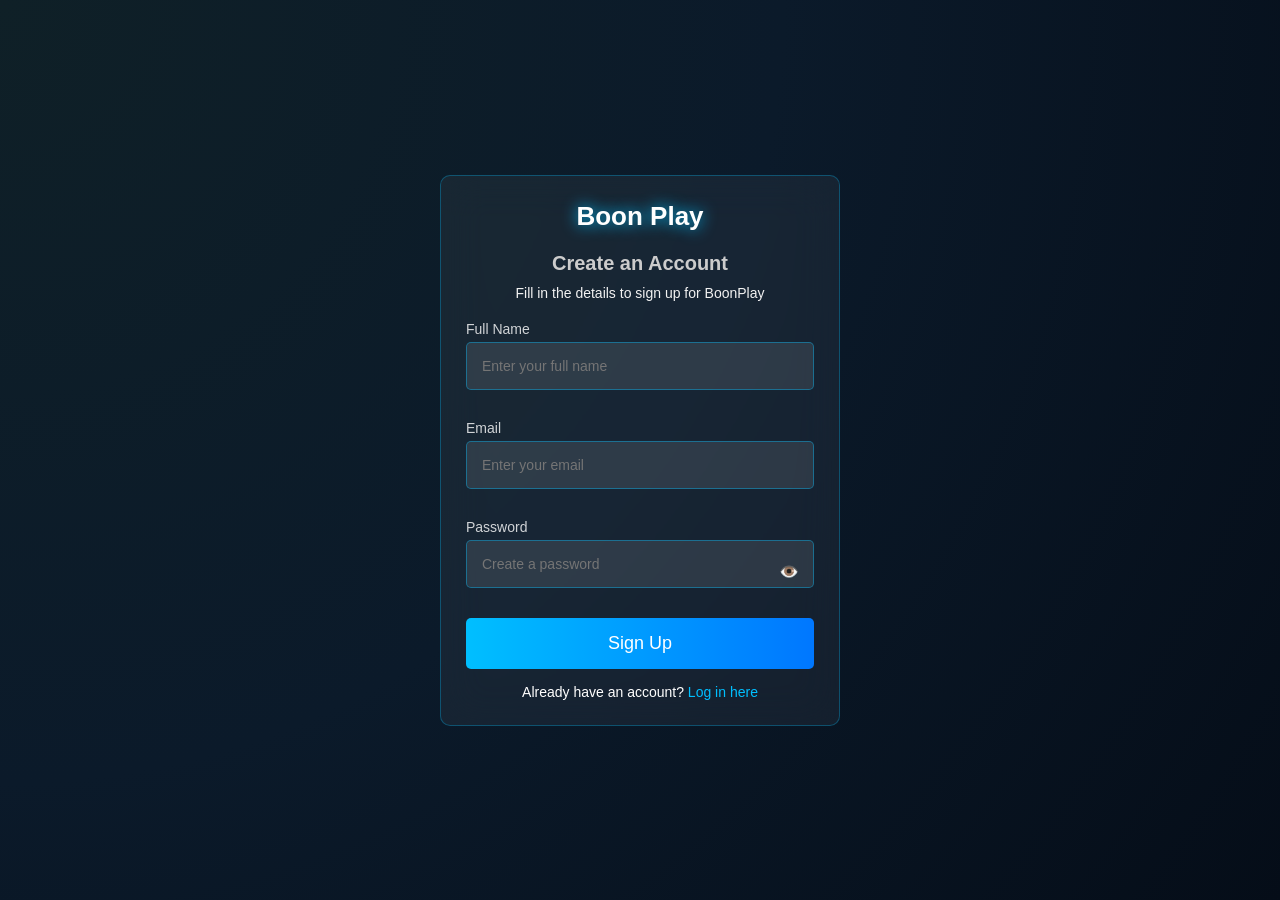
<file: index.html>
<!DOCTYPE html>
<html lang="en">
<head>
    <meta charset="UTF-8">
    <meta name="viewport" content="width=device-width, initial-scale=1.0">
    <title>Boonplay Sign Up</title>
            <link rel="stylesheet" href="style.css">
</head>
<body>
    <div class="signup-container">
        <!-- Company Name -->
        <div class="company-name">
            <span>Boon</span> <span>Play</span>
        </div>

        <h1>Create an Account</h1>
        <p>Fill in the details to sign up for BoonPlay</p>

        <!-- Sign-Up Form -->
        <form>
            <label for="fullname">Full Name</label>
            <input type="text" id="fullname" placeholder="Enter your full name" required>

            <label for="email">Email</label>
            <input type="email" id="email" placeholder="Enter your email" required>

            <label for="password">Password</label>
            <div class="password-container">
                <input type="password" id="password" placeholder="Create a password" required>
                <span class="toggle-password" onclick="togglePassword()">👁️</span>
            </div>



            <button type="submit" class="signup-btn">Sign Up</button>
        </form>

        <div class="login-link">
            Already have an account? <a href="login.html">Log in here</a>
        </div>
    </div>

    <script>
        function togglePassword() {
            const passwordField = document.getElementById("password");
            const toggleIcon = document.querySelector(".password-container .toggle-password");

            if (passwordField.type === "password") {
                passwordField.type = "text";
                toggleIcon.textContent = "🙈";
            } else {
                passwordField.type = "password";
                toggleIcon.textContent = "👁️";
            }
        }


    </script>
</body>
</html>
</file>
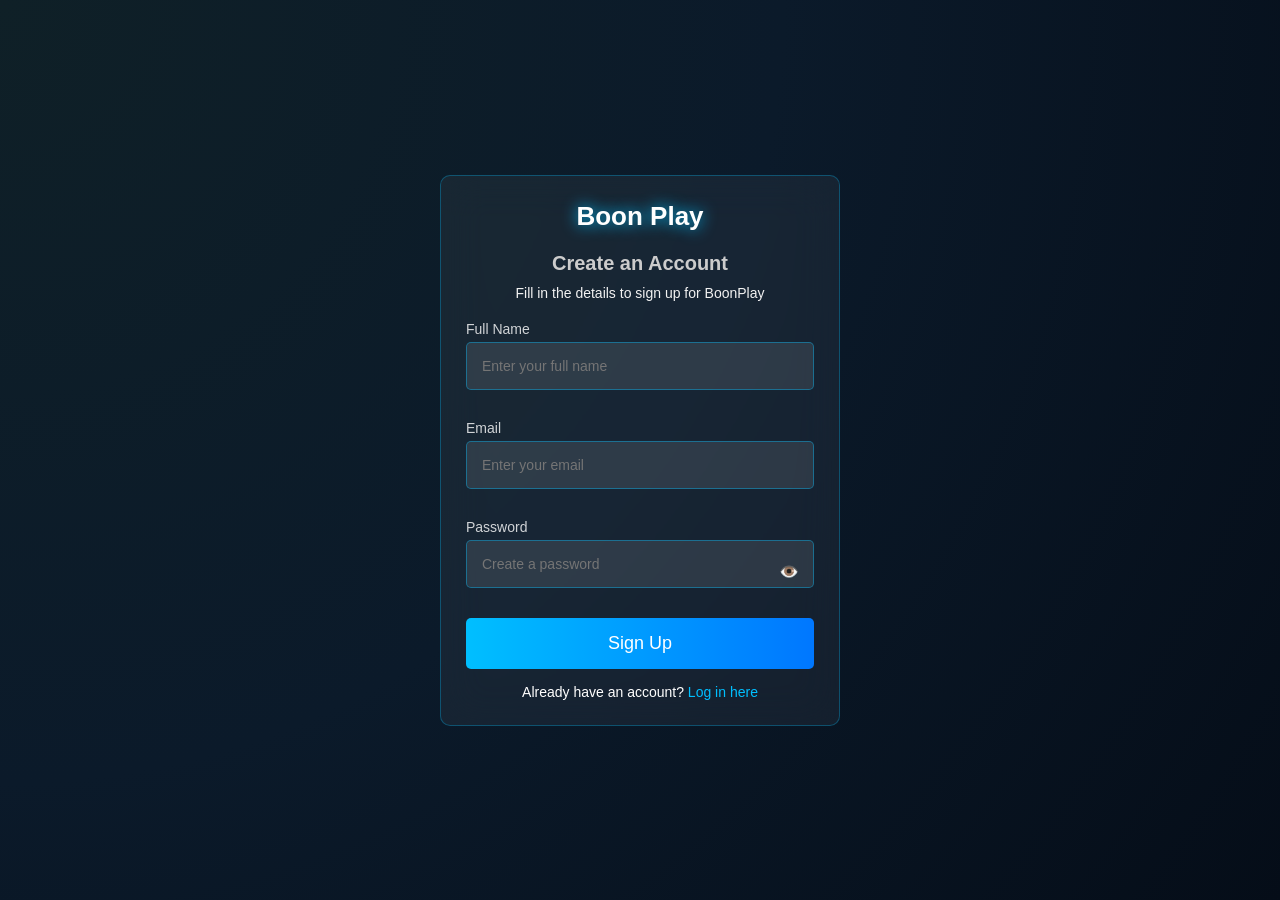
<file: create-account.html>
<!DOCTYPE html>
<html lang="en">
<head>
    <meta charset="UTF-8">
    <meta name="viewport" content="width=device-width, initial-scale=1.0">
    <title>Pure Passion Sign Up</title>
            <link rel="stylesheet" href="style.css">
</head>
<body>
    <div class="signup-container">
        <!-- Company Name -->
        <div class="company-name">
            <span>Boon</span> <span>Play</span>
        </div>

        <h1>Create an Account</h1>
        <p>Fill in the details to sign up for BoonPlay</p>

        <!-- Sign-Up Form -->
        <form>
            <label for="fullname">Full Name</label>
            <input type="text" id="fullname" placeholder="Enter your full name" required>

            <label for="email">Email</label>
            <input type="email" id="email" placeholder="Enter your email" required>

            <label for="password">Password</label>
            <div class="password-container">
                <input type="password" id="password" placeholder="Create a password" required>
                <span class="toggle-password" onclick="togglePassword()">👁️</span>
            </div>



            <button type="submit" class="signup-btn">Sign Up</button>
        </form>

        <div class="login-link">
            Already have an account? <a href="#">Log in here</a>
        </div>
    </div>

    <script>
        function togglePassword() {
            const passwordField = document.getElementById("password");
            const toggleIcon = document.querySelector(".password-container .toggle-password");

            if (passwordField.type === "password") {
                passwordField.type = "text";
                toggleIcon.textContent = "🙈";
            } else {
                passwordField.type = "password";
                toggleIcon.textContent = "👁️";
            }
        }


    </script>
</body>
</html>
</file>
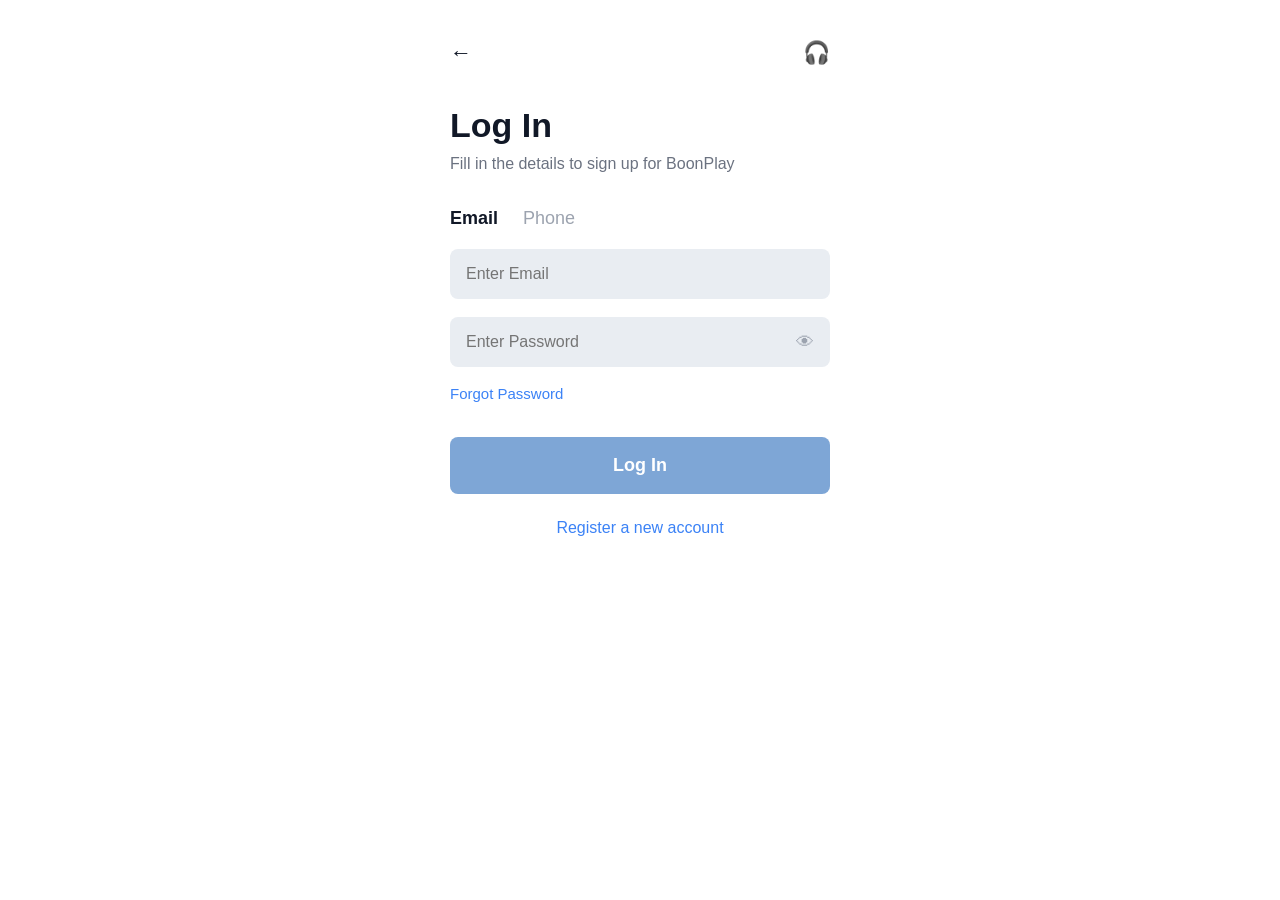
<file: login.html>
<!DOCTYPE html>
<html lang="en">
<head>
<meta charset="UTF-8">
<meta name="viewport" content="width=device-width, initial-scale=1.0">
<title> Boonplay Login</title>

<style>
:root{
  --bg: white;
  --text:#111827;
  --muted:#9ca3af;
  --input:#e9edf2;
  --primary:#7ea6d6;
  --primary-dark:#6b97cc;
  --link:#3b82f6;
  --success:#34c759;
  --radius:8px;
  --transition:0.25s ease;
}

*{
  margin:0;
  padding:0;
  box-sizing:border-box;
  font-family: -apple-system, BlinkMacSystemFont, "Segoe UI", Roboto, sans-serif;
}

body{
  background:var(--bg);
  color:var(--text);
  display:flex;
  justify-content:center;
}

.container{
  width:100%;
  max-width:420px;
  padding:20px;
  padding-top:40px;
}

/* Header */
.topbar{
  display:flex;
  align-items:center;
  justify-content:space-between;
  margin-bottom:40px;
}

.icon{
  font-size:22px;
  cursor:pointer;
}

/* Title */
h1{
  font-size:34px;
  font-weight:700;
  margin-bottom:10px;
}

.subtitle{
  font-size:16px;
  margin-bottom:35px;
  color:#6b7280;
}

.subtitle span{
  color:var(--success);
  font-weight:600;
}

/* Tabs */
.tabs{
  display:flex;
  gap:25px;
  margin-bottom:20px;
  font-size:18px;
}

.tab{
  cursor:pointer;
  color:var(--muted);
  font-weight:500;
  transition:var(--transition);
}

.tab.active{
  color:var(--text);
  font-weight:600;
}

/* Inputs */
.input-group{
  margin-bottom:18px;
  position:relative;
}

input{
  width:100%;
  padding:16px;
  border:none;
  border-radius:var(--radius);
  background:var(--input);
  font-size:16px;
  outline:none;
  transition:var(--transition);
}

input:focus{
  box-shadow:0 0 0 2px var(--primary);
  background:#fff;
}

.toggle-password{
  position:absolute;
  right:16px;
  top:50%;
  transform:translateY(-50%);
  cursor:pointer;
  font-size:18px;
  color:var(--muted);
}

/* Links */
.forgot{
  font-size:15px;
  color:var(--link);
  margin-bottom:35px;
  display:inline-block;
  text-decoration:none;
}

/* Button */
button{
  width:100%;
  padding:18px;
  border:none;
  border-radius:var(--radius);
  background:var(--primary);
  color:white;
  font-size:18px;
  font-weight:600;
  cursor:pointer;
  transition:var(--transition);
}

button:hover{
  background:var(--primary-dark);
}

button:active{
  transform:scale(0.98);
}

/* Register */
.register{
  text-align:center;
  margin-top:25px;
  font-size:16px;
}

.register a{
  color:var(--link);
  text-decoration:none;
}

/* Smooth fade */
.fade{
  animation:fadeIn .3s ease;
}

@keyframes fadeIn{
  from{opacity:0; transform:translateY(10px);}
  to{opacity:1; transform:translateY(0);}
}
</style>
</head>

<body>

<div class="container fade">

  <div class="topbar">
    <div class="icon">&#8592;</div>
    <div class="icon">&#127911;</div>
  </div>

  <h1>Log In</h1>
  <div class="subtitle">
    Fill in the details to sign up for BoonPlay
  </div>

  <div class="tabs">
    <div class="tab active" onclick="switchTab('email')">Email</div>
    <div class="tab" onclick="switchTab('phone')">Phone</div>
  </div>

  <div class="input-group">
    <input type="text" id="username" placeholder="Enter Email">
  </div>

  <div class="input-group">
    <input type="password" id="password" placeholder="Enter Password">
    <span class="toggle-password" onclick="togglePassword()">👁</span>
  </div>

  <a href="#" class="forgot">Forgot Password</a>

  <button onclick="login()">Log In</button>

  <div class="register">
    <a href="#">Register a new account</a>
  </div>

</div>

<script>
function switchTab(type){
  const tabs = document.querySelectorAll(".tab");
  tabs.forEach(tab => tab.classList.remove("active"));

  if(type === "email"){
    tabs[0].classList.add("active");
    document.getElementById("username").placeholder = "Enter Email";
  }else{
    tabs[1].classList.add("active");
    document.getElementById("username").placeholder = "Enter Phone";
  }
}

function togglePassword(){
  const password = document.getElementById("password");
  if(password.type === "password"){
    password.type = "text";
  }else{
    password.type = "password";
  }
}

function login(){
  const user = document.getElementById("username").value;
  const pass = document.getElementById("password").value;

  if(user === "" || pass === ""){
    alert("Please fill all fields");
  }else{
    alert("Login submitted");
  }
}
</script>

</body>
                                              </html>
</file>
<file: style.css>
* {
            box-sizing: border-box;
            margin: 0;
            padding: 0;
        }
        body {
            font-family: Arial, sans-serif;
            background: radial-gradient(circle at top left,#0f2027,#0b1a2a,#050d18);
            display: flex;
            justify-content: center;
            align-items: center;
            min-height: 100vh;
            padding: 20px;
        }
        .signup-container {
            background: rgba(255,255,255,0.05);
  backdrop-filter: blur(20px);
  border:1px solid rgba(0,191,255,0.3);
  
            width: 100%;
            max-width: 400px;
            padding: 25px;
            border-radius: 10px;
         
            text-align: center;
        }
        .company-name {
            font-size: 26px;
            font-weight: bold;
            margin-bottom: 20px;
             text-shadow:0 0 15px #00bfff;
        }
        .company-name span:nth-child(1) {
            color: white;
        }
        .company-name span:nth-child(2) {
            color: white;
        }
        h1 {
            font-size: 20px;
            color: #ccc;
            margin-bottom: 10px;
        }
        p {
            font-size: 14px;
            color: #f2f2f2;
            margin-bottom: 20px;
        }
        label {
            display: block;
            text-align: left;
            margin: 15px 0 5px;
            font-size: 14px;
            color: white;
            opacity:0.8;
        }
        input {
            width: 100%;
            padding: 15px;
            background:rgba(255,255,255,0.1);
  border:1px solid rgba(0,191,255,0.4);
  color:white;
            border-radius: 5px;
            font-size: 14px;
            margin-bottom: 15px;
        }
        input:focus{
  outline: none;
  border-color: #00bfff;
  box-shadow: 0 0 0 3px rgba(208,2,27,.1);}
        .password-container {
            position: relative;
        }
        .password-container .toggle-password {
            position: absolute;
            top: 50%;
            right: 15px;
            transform: translateY(-50%);
            cursor: pointer;
            font-size: 16px;
            color: #888;
        }
        .signup-btn {
            width: 100%;
            padding: 15px;
            background:linear-gradient(90deg,#00bfff,#0077ff);
            transition:0.3s;

            color: white;
            border: none;
            border-radius: 5px;
            font-size: 18px;
            cursor: pointer;
            margin-top: 15px;
        }
        .signup-btn:hover {
            background-color: #b00017;
        }
        .login-link {
            margin-top: 15px;
            font-size: 14px;
            color: white;
        }
        .login-link a {
            color: #00bfff;
            text-decoration: none;
        }
        @media (max-width: 600px) {
            .signup-container {
                padding: 20px;
            }
            input {
                padding: 12px;
            }
            .signup-btn {
                padding: 12px;
                font-size: 16px;
            }
        }
</file>
